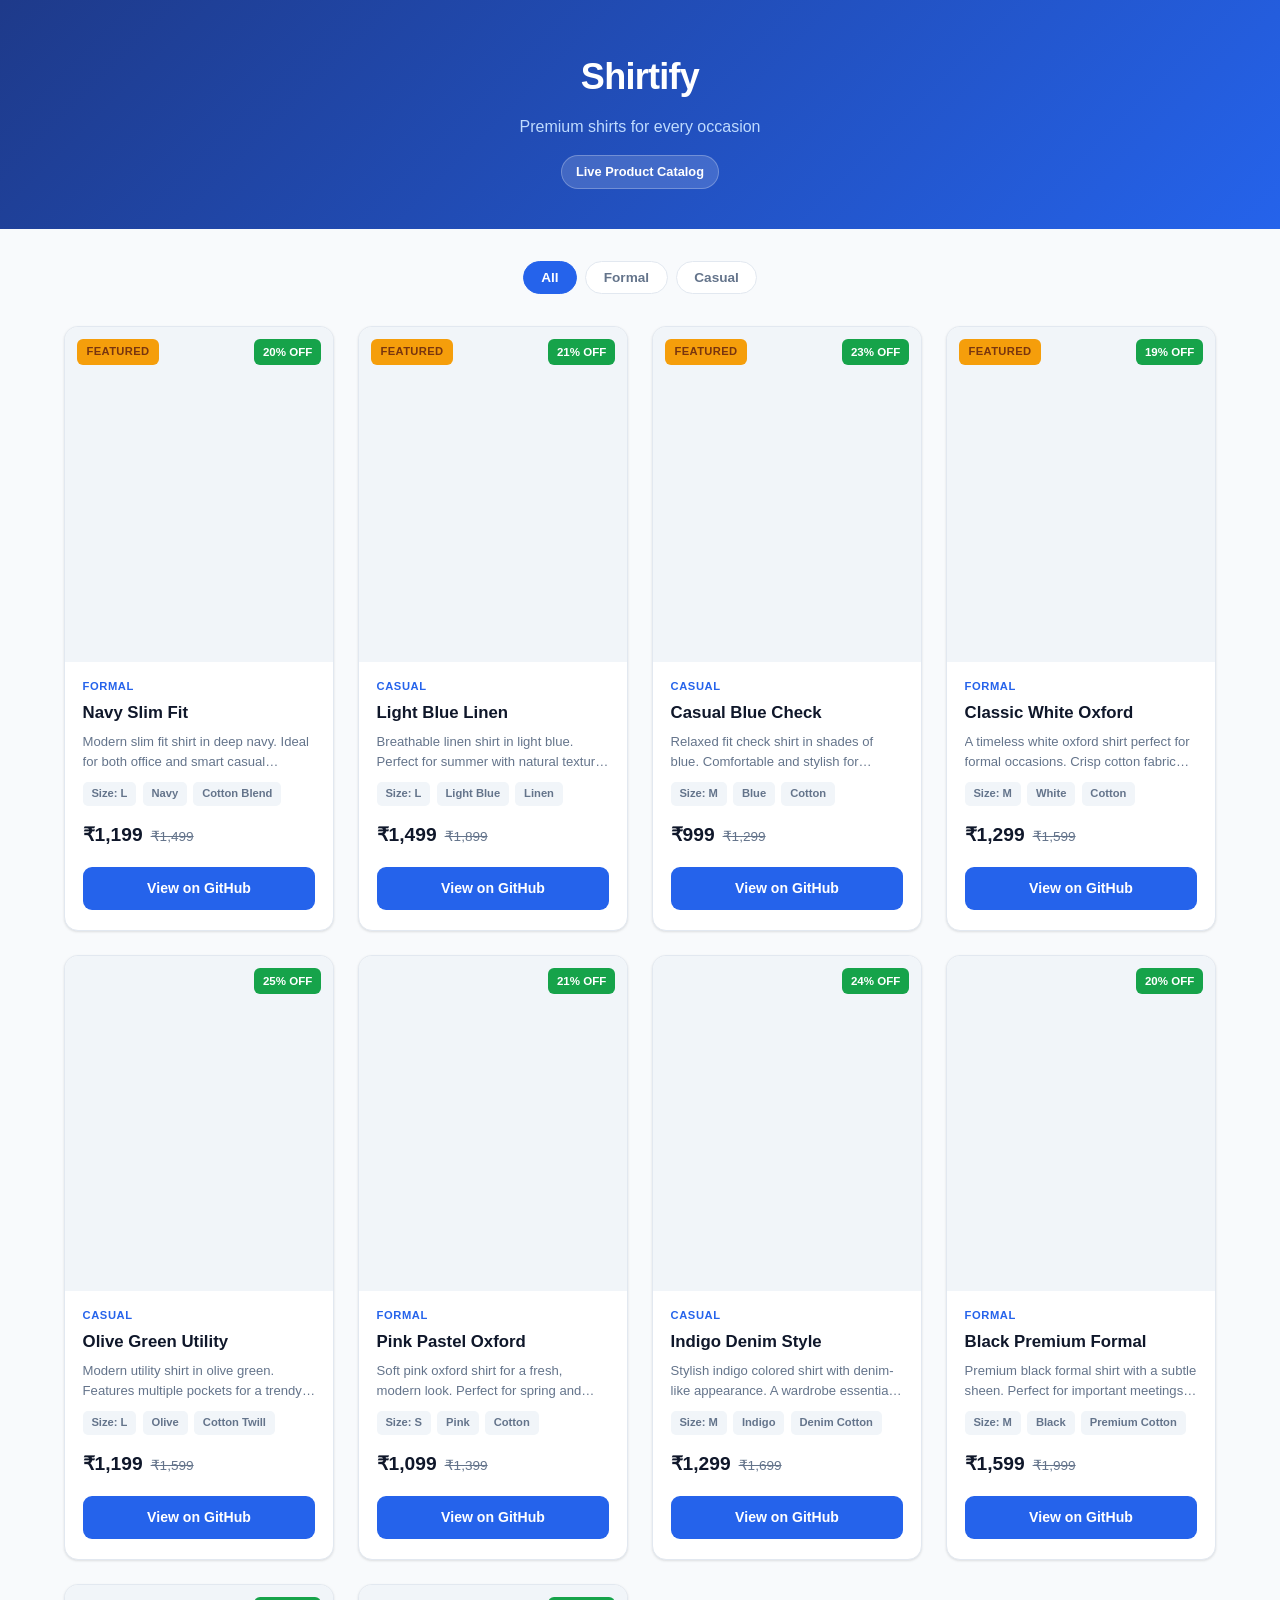
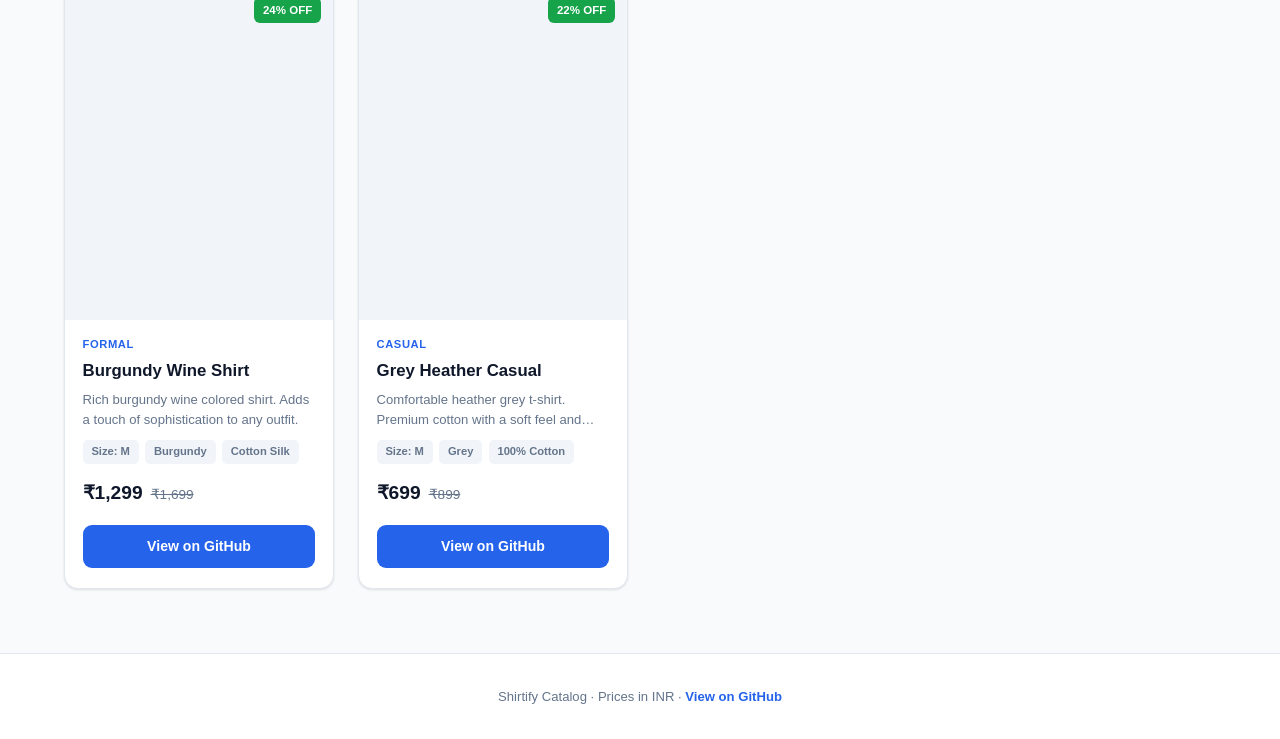
<file: public/catalog.html>
<!DOCTYPE html>
<html lang="en">
<head>
<meta charset="UTF-8" />
<meta name="viewport" content="width=device-width, initial-scale=1.0" />
<title>Shirtify - Product Catalog</title>
<style>
  :root {
    --bg: #f8fafc;
    --card: #ffffff;
    --text: #0f172a;
    --muted: #64748b;
    --primary: #2563eb;
    --primary-dark: #1d4ed8;
    --accent: #f59e0b;
    --border: #e2e8f0;
    --success: #16a34a;
    --shadow: 0 1px 3px rgba(0,0,0,0.08), 0 1px 2px rgba(0,0,0,0.04);
    --shadow-hover: 0 10px 25px -5px rgba(0,0,0,0.12), 0 8px 10px -6px rgba(0,0,0,0.05);
  }
  * { box-sizing: border-box; margin: 0; padding: 0; }
  body {
    font-family: -apple-system, BlinkMacSystemFont, 'Segoe UI', Roboto, Helvetica, Arial, sans-serif;
    background: var(--bg);
    color: var(--text);
    line-height: 1.6;
    -webkit-font-smoothing: antialiased;
  }
  .header {
    background: linear-gradient(135deg, #1e3a8a 0%, #2563eb 100%);
    color: white;
    padding: 3rem 1.5rem 2.5rem;
    text-align: center;
  }
  .header h1 { font-size: 2.25rem; font-weight: 800; letter-spacing: -0.02em; }
  .header p { margin-top: 0.5rem; color: #bfdbfe; font-size: 1rem; }
  .header .badge {
    display: inline-block; margin-top: 1rem; padding: 0.35rem 0.9rem;
    background: rgba(255,255,255,0.15); border: 1px solid rgba(255,255,255,0.25);
    border-radius: 999px; font-size: 0.8rem; font-weight: 600;
  }
  .container { max-width: 1200px; margin: 0 auto; padding: 2rem 1.5rem 4rem; }
  .toolbar {
    display: flex; flex-wrap: wrap; gap: 0.5rem; justify-content: center;
    margin-bottom: 2rem;
  }
  .chip {
    padding: 0.5rem 1.1rem; background: white; border: 1px solid var(--border);
    border-radius: 999px; font-size: 0.85rem; font-weight: 600; color: var(--muted);
    cursor: pointer; transition: all 0.2s ease;
  }
  .chip:hover { border-color: var(--primary); color: var(--primary); }
  .chip.active { background: var(--primary); color: white; border-color: var(--primary); }
  .grid {
    display: grid; grid-template-columns: repeat(auto-fill, minmax(260px, 1fr));
    gap: 1.5rem;
  }
  .card {
    background: var(--card); border-radius: 14px; overflow: hidden;
    box-shadow: var(--shadow); transition: transform 0.25s ease, box-shadow 0.25s ease;
    display: flex; flex-direction: column; border: 1px solid var(--border);
  }
  .card:hover { transform: translateY(-4px); box-shadow: var(--shadow-hover); }
  .card .img-wrap {
    position: relative; aspect-ratio: 4/5; overflow: hidden; background: #f1f5f9;
  }
  .card img { width: 100%; height: 100%; object-fit: cover; transition: transform 0.4s ease; }
  .card:hover img { transform: scale(1.05); }
  .featured-tag {
    position: absolute; top: 0.75rem; left: 0.75rem; background: var(--accent);
    color: #78350f; font-size: 0.7rem; font-weight: 700; padding: 0.25rem 0.6rem;
    border-radius: 6px; text-transform: uppercase; letter-spacing: 0.03em;
  }
  .discount-tag {
    position: absolute; top: 0.75rem; right: 0.75rem; background: var(--success);
    color: white; font-size: 0.72rem; font-weight: 700; padding: 0.25rem 0.55rem;
    border-radius: 6px;
  }
  .card .body { padding: 1rem 1.1rem 1.25rem; display: flex; flex-direction: column; flex: 1; }
  .card .cat { font-size: 0.7rem; font-weight: 700; color: var(--primary); text-transform: uppercase; letter-spacing: 0.05em; }
  .card h3 { font-size: 1.05rem; font-weight: 700; margin-top: 0.25rem; }
  .card .desc { font-size: 0.82rem; color: var(--muted); margin-top: 0.35rem; line-height: 1.5;
    display: -webkit-box; -webkit-line-clamp: 2; -webkit-box-orient: vertical; overflow: hidden; }
  .card .meta { display: flex; flex-wrap: wrap; gap: 0.4rem; margin-top: 0.65rem; }
  .card .meta span {
    font-size: 0.7rem; background: #f1f5f9; color: var(--muted); padding: 0.2rem 0.55rem;
    border-radius: 5px; font-weight: 600;
  }
  .card .price-row { display: flex; align-items: baseline; gap: 0.5rem; margin-top: 0.85rem; }
  .card .price { font-size: 1.2rem; font-weight: 800; color: var(--text); }
  .card .mrp { font-size: 0.85rem; color: var(--muted); text-decoration: line-through; }
  .card .btn {
    margin-top: 1rem; padding: 0.65rem; background: var(--primary); color: white;
    border: none; border-radius: 9px; font-size: 0.88rem; font-weight: 700; cursor: pointer;
    transition: background 0.2s ease; text-align: center; text-decoration: none; display: block;
  }
  .card .btn:hover { background: var(--primary-dark); }
  .empty { text-align: center; padding: 4rem 1rem; color: var(--muted); }
  .footer { text-align: center; padding: 2rem 1rem; color: var(--muted); font-size: 0.82rem; border-top: 1px solid var(--border); background: white; }
  .footer a { color: var(--primary); text-decoration: none; font-weight: 600; }
  @media (max-width: 600px) {
    .header h1 { font-size: 1.6rem; }
    .grid { grid-template-columns: repeat(auto-fill, minmax(160px, 1fr)); gap: 1rem; }
    .card h3 { font-size: 0.95rem; }
    .card .price { font-size: 1.05rem; }
  }
</style>
</head>
<body>
  <header class="header">
    <h1>Shirtify</h1>
    <p>Premium shirts for every occasion</p>
    <span class="badge">Live Product Catalog</span>
  </header>
  <main class="container">
    <div class="toolbar" id="filters"></div>
    <div class="grid" id="grid"></div>
    <div class="empty" id="empty" style="display:none;">No products in this category.</div>
  </main>
  <footer class="footer">
    Shirtify Catalog &middot; Prices in INR &middot; <a href="https://github.com/AshitoshKamble/Nuvama_Wealth">View on GitHub</a>
  </footer>

<script>
const products = [
  {"name":"Navy Slim Fit","description":"Modern slim fit shirt in deep navy. Ideal for both office and smart casual settings.","price":1199,"original_price":1499,"image_url":"https://images.unsplash.com/photo-1607345363174-cc233e2e0a2d?w=600","category":"formal","size":"L","color":"Navy","fabric":"Cotton Blend","is_featured":true},
  {"name":"Light Blue Linen","description":"Breathable linen shirt in light blue. Perfect for summer with natural texture and comfort.","price":1499,"original_price":1899,"image_url":"https://images.unsplash.com/photo-1596755094514-f87e34085b6c?w=600","category":"casual","size":"L","color":"Light Blue","fabric":"Linen","is_featured":true},
  {"name":"Casual Blue Check","description":"Relaxed fit check shirt in shades of blue. Comfortable and stylish for everyday wear.","price":999,"original_price":1299,"image_url":"https://images.unsplash.com/photo-1600554161862-5bc5bfc4c5a1?w=600","category":"casual","size":"M","color":"Blue","fabric":"Cotton","is_featured":true},
  {"name":"Classic White Oxford","description":"A timeless white oxford shirt perfect for formal occasions. Crisp cotton fabric with a subtle texture.","price":1299,"original_price":1599,"image_url":"https://images.unsplash.com/photo-1602810318383-e386cc2a3ccf?w=600","category":"formal","size":"M","color":"White","fabric":"Cotton","is_featured":true},
  {"name":"Olive Green Utility","description":"Modern utility shirt in olive green. Features multiple pockets for a trendy look.","price":1199,"original_price":1599,"image_url":"https://images.unsplash.com/photo-1594938298603-c8148c4dae35?w=600","category":"casual","size":"L","color":"Olive","fabric":"Cotton Twill","is_featured":false},
  {"name":"Pink Pastel Oxford","description":"Soft pink oxford shirt for a fresh, modern look. Perfect for spring and summer occasions.","price":1099,"original_price":1399,"image_url":"https://images.unsplash.com/photo-1598032895397-b9472447bf15?w=600","category":"formal","size":"S","color":"Pink","fabric":"Cotton","is_featured":false},
  {"name":"Indigo Denim Style","description":"Stylish indigo colored shirt with denim-like appearance. A wardrobe essential for casual wear.","price":1299,"original_price":1699,"image_url":"https://images.unsplash.com/photo-1608234808654-2a8875faa7fd?w=600","category":"casual","size":"M","color":"Indigo","fabric":"Denim Cotton","is_featured":false},
  {"name":"Black Premium Formal","description":"Premium black formal shirt with a subtle sheen. Perfect for important meetings and events.","price":1599,"original_price":1999,"image_url":"https://images.unsplash.com/photo-1598033120184-589dac5d6c0a?w=600","category":"formal","size":"M","color":"Black","fabric":"Premium Cotton","is_featured":false},
  {"name":"Burgundy Wine Shirt","description":"Rich burgundy wine colored shirt. Adds a touch of sophistication to any outfit.","price":1299,"original_price":1699,"image_url":"https://images.unsplash.com/photo-1616938317757-d6b5e8f5dc4b?w=600","category":"formal","size":"M","color":"Burgundy","fabric":"Cotton Silk","is_featured":false},
  {"name":"Grey Heather Casual","description":"Comfortable heather grey t-shirt. Premium cotton with a soft feel and relaxed fit.","price":699,"original_price":899,"image_url":"https://images.unsplash.com/photo-1583743814966-8936d5f5f2f1?w=600","category":"casual","size":"M","color":"Grey","fabric":"100% Cotton","is_featured":false}
];

const grid = document.getElementById('grid');
const empty = document.getElementById('empty');
const filters = document.getElementById('filters');
let active = 'all';

function discount(p) {
  if (!p.original_price || p.original_price <= p.price) return 0;
  return Math.round((1 - p.price / p.original_price) * 100);
}

function render() {
  const list = active === 'all' ? products : products.filter(p => p.category === active);
  if (!list.length) { empty.style.display = 'block'; grid.innerHTML = ''; return; }
  empty.style.display = 'none';
  grid.innerHTML = list.map(p => {
    const d = discount(p);
    return `
    <article class="card">
      <div class="img-wrap">
        <img src="${p.image_url}" alt="${p.name}" loading="lazy" onerror="this.src='https://placehold.co/600x750/e2e8f0/64748b?text=Shirtify'" />
        ${p.is_featured ? '<span class="featured-tag">Featured</span>' : ''}
        ${d > 0 ? `<span class="discount-tag">${d}% OFF</span>` : ''}
      </div>
      <div class="body">
        <span class="cat">${p.category}</span>
        <h3>${p.name}</h3>
        <p class="desc">${p.description || ''}</p>
        <div class="meta">
          <span>Size: ${p.size}</span>
          <span>${p.color}</span>
          <span>${p.fabric}</span>
        </div>
        <div class="price-row">
          <span class="price">₹${p.price.toLocaleString('en-IN')}</span>
          ${p.original_price ? `<span class="mrp">₹${p.original_price.toLocaleString('en-IN')}</span>` : ''}
        </div>
        <a class="btn" href="https://github.com/AshitoshKamble/Nuvama_Wealth" target="_blank" rel="noopener">View on GitHub</a>
      </div>
    </article>`;
  }).join('');
}

function renderFilters() {
  const cats = ['all', ...new Set(products.map(p => p.category))];
  filters.innerHTML = cats.map(c => {
    const label = c === 'all' ? 'All' : c.charAt(0).toUpperCase() + c.slice(1);
    return `<button class="chip ${c === active ? 'active' : ''}" data-cat="${c}">${label}</button>`;
  }).join('');
  filters.querySelectorAll('.chip').forEach(btn => {
    btn.addEventListener('click', () => { active = btn.dataset.cat; renderFilters(); render(); });
  });
}

renderFilters();
render();
</script>
</body>
</html>
</file>
